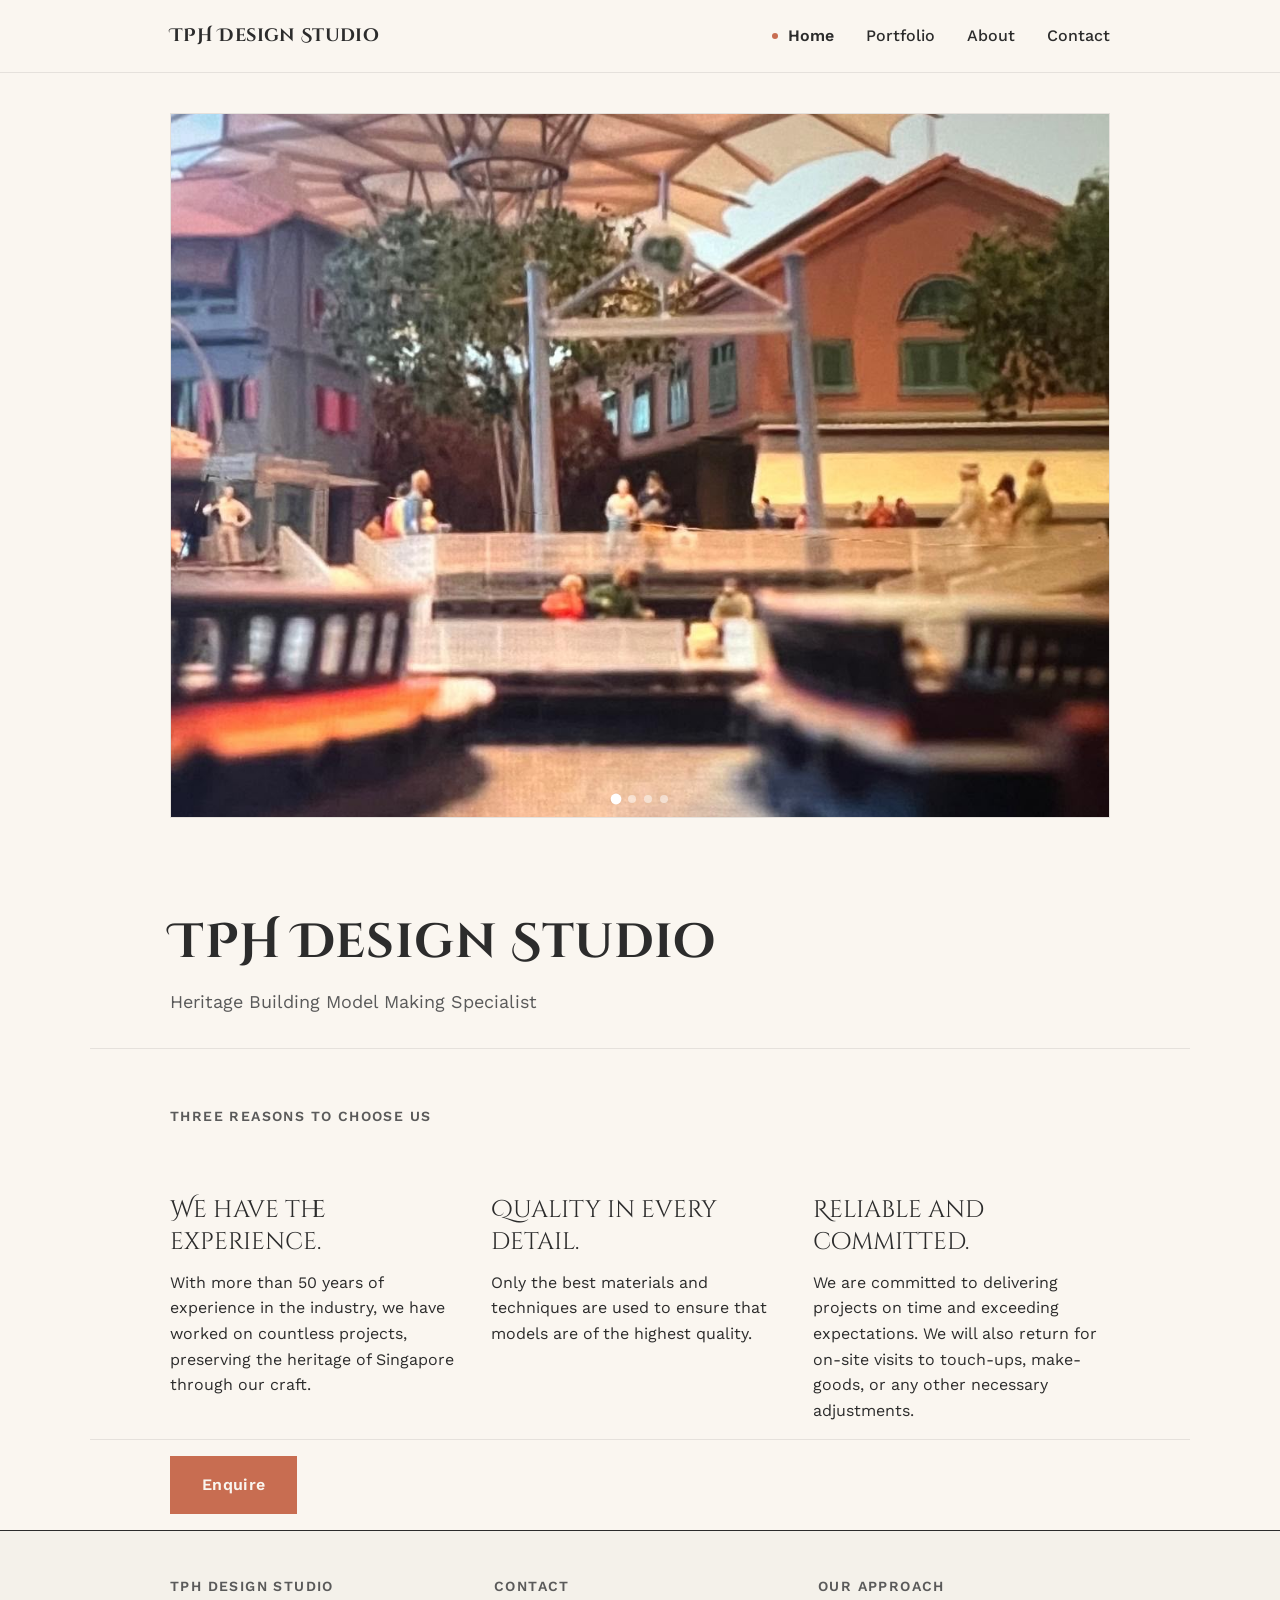
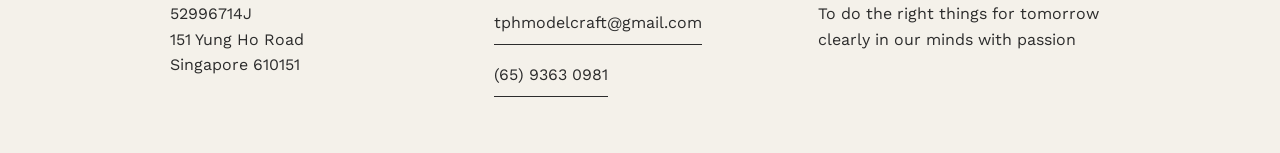
<file: index.html>
<!DOCTYPE html>
<html lang="en">

<head>
  <meta charset="UTF-8">
  <meta name="viewport" content="width=device-width, initial-scale=1.0">
  <title>TPH Design Studio — Heritage Building Model Making Specialist</title>
  <link rel="stylesheet" href="styles.css">
</head>

<body>

  <header class="site-header">
    <div class="header-inner">
      <a href="index.html" class="logo">TPH Design Studio</a>
      <button class="nav-toggle" aria-label="Toggle navigation" aria-expanded="false" aria-controls="primary-nav">
        <span></span><span></span><span></span>
      </button>
      <nav id="primary-nav" class="primary-nav">
        <ul>
          <li><a href="index.html" class="nav-link is-active">Home</a></li>
          <li><a href="portfolio.html" class="nav-link">Portfolio</a></li>
          <li><a href="about.html" class="nav-link">About</a></li>
          <li><a href="contact.html" class="nav-link">Contact</a></li>
        </ul>
      </nav>
    </div>
  </header>

  <main>
    <section class="hero container">
      <div class="hero-media hero-carousel" id="heroCarousel">
        <img src="images/cq8.jpeg" alt="Clarke Quay" class="carousel-slide is-active">
        <img src="images/sccci1.jpeg" alt="SCCCI Model" class="carousel-slide">
        <img src="images/mbfc2.jpg" alt="Marina Bay Financial Centre model" class="carousel-slide">
        <img src="images/corals1.jpg" alt="Corals@Keppel Bay model" class="carousel-slide">
        <div class="carousel-dots" id="carouselDots">
          <button class="carousel-dot is-active" aria-label="Slide 1"></button>
          <button class="carousel-dot" aria-label="Slide 2"></button>
          <button class="carousel-dot" aria-label="Slide 3"></button>
          <button class="carousel-dot" aria-label="Slide 4"></button>
        </div>
      </div>
      <div class="hero-content">
        <h1 class="headline-xl">TPH Design Studio</h1>
        <p class="subtitle">Heritage Building Model Making Specialist</p>
      </div>
    </section>

    <section class="reasons container">
      <p class="label-caps">Three reasons to choose us</p>
      <div class="reasons-grid">
        <article>
          <h3 class="headline-md">We have the experience.</h3>
          <p>With more than 50 years of experience in the industry, we have worked on countless projects, preserving the
            heritage of Singapore through our craft.</p>
        </article>
        <article>
          <h3 class="headline-md">Quality in every detail.</h3>
          <p>Only the best materials and techniques are used to ensure that models are of the highest quality.</p>
        </article>
        <article>
          <h3 class="headline-md">Reliable and committed.</h3>
          <p>We are committed to delivering projects on time and exceeding expectations. We will also return for on-site
            visits to touch-ups, make-goods, or any other necessary adjustments.</p>
        </article>
      </div>
    </section>

    <section class="cta-section container">
      <a href="contact.html" class="btn-primary">Enquire</a>
    </section>
  </main>

  <footer class="site-footer">
    <div class="footer-inner">
      <div class="footer-col">
        <p class="label-caps">TPH Design Studio</p>
        <p>52996714J<br>151 Yung Ho Road<br>Singapore 610151</p>
      </div>
      <div class="footer-col">
        <p class="label-caps">Contact</p>
        <p><a href="mailto:tphmodelcraft@gmail.com">tphmodelcraft@gmail.com</a></p>
        <p><a href="tel:+6593630981">(65) 9363 0981</a></p>
      </div>
      <div class="footer-col">
        <p class="label-caps">Our Approach</p>
        <p>To do the right things for tomorrow clearly in our minds with passion</p>
      </div>
    </div>
  </footer>

  <script src="nav.js"></script>
  <script>
    (function () {
      const slides = document.querySelectorAll('#heroCarousel .carousel-slide');
      const dots = document.querySelectorAll('#carouselDots .carousel-dot');
      let current = 0;
      let timer;

      function goTo(index) {
        slides[current].classList.remove('is-active');
        dots[current].classList.remove('is-active');
        current = (index + slides.length) % slides.length;
        slides[current].classList.add('is-active');
        dots[current].classList.add('is-active');
      }

      function next() { goTo(current + 1); }

      dots.forEach(function (dot, i) {
        dot.addEventListener('click', function () {
          clearInterval(timer);
          goTo(i);
          timer = setInterval(next, 4000);
        });
      });

      timer = setInterval(next, 4000);
    })();
  </script>
</body>

</html>
</file>
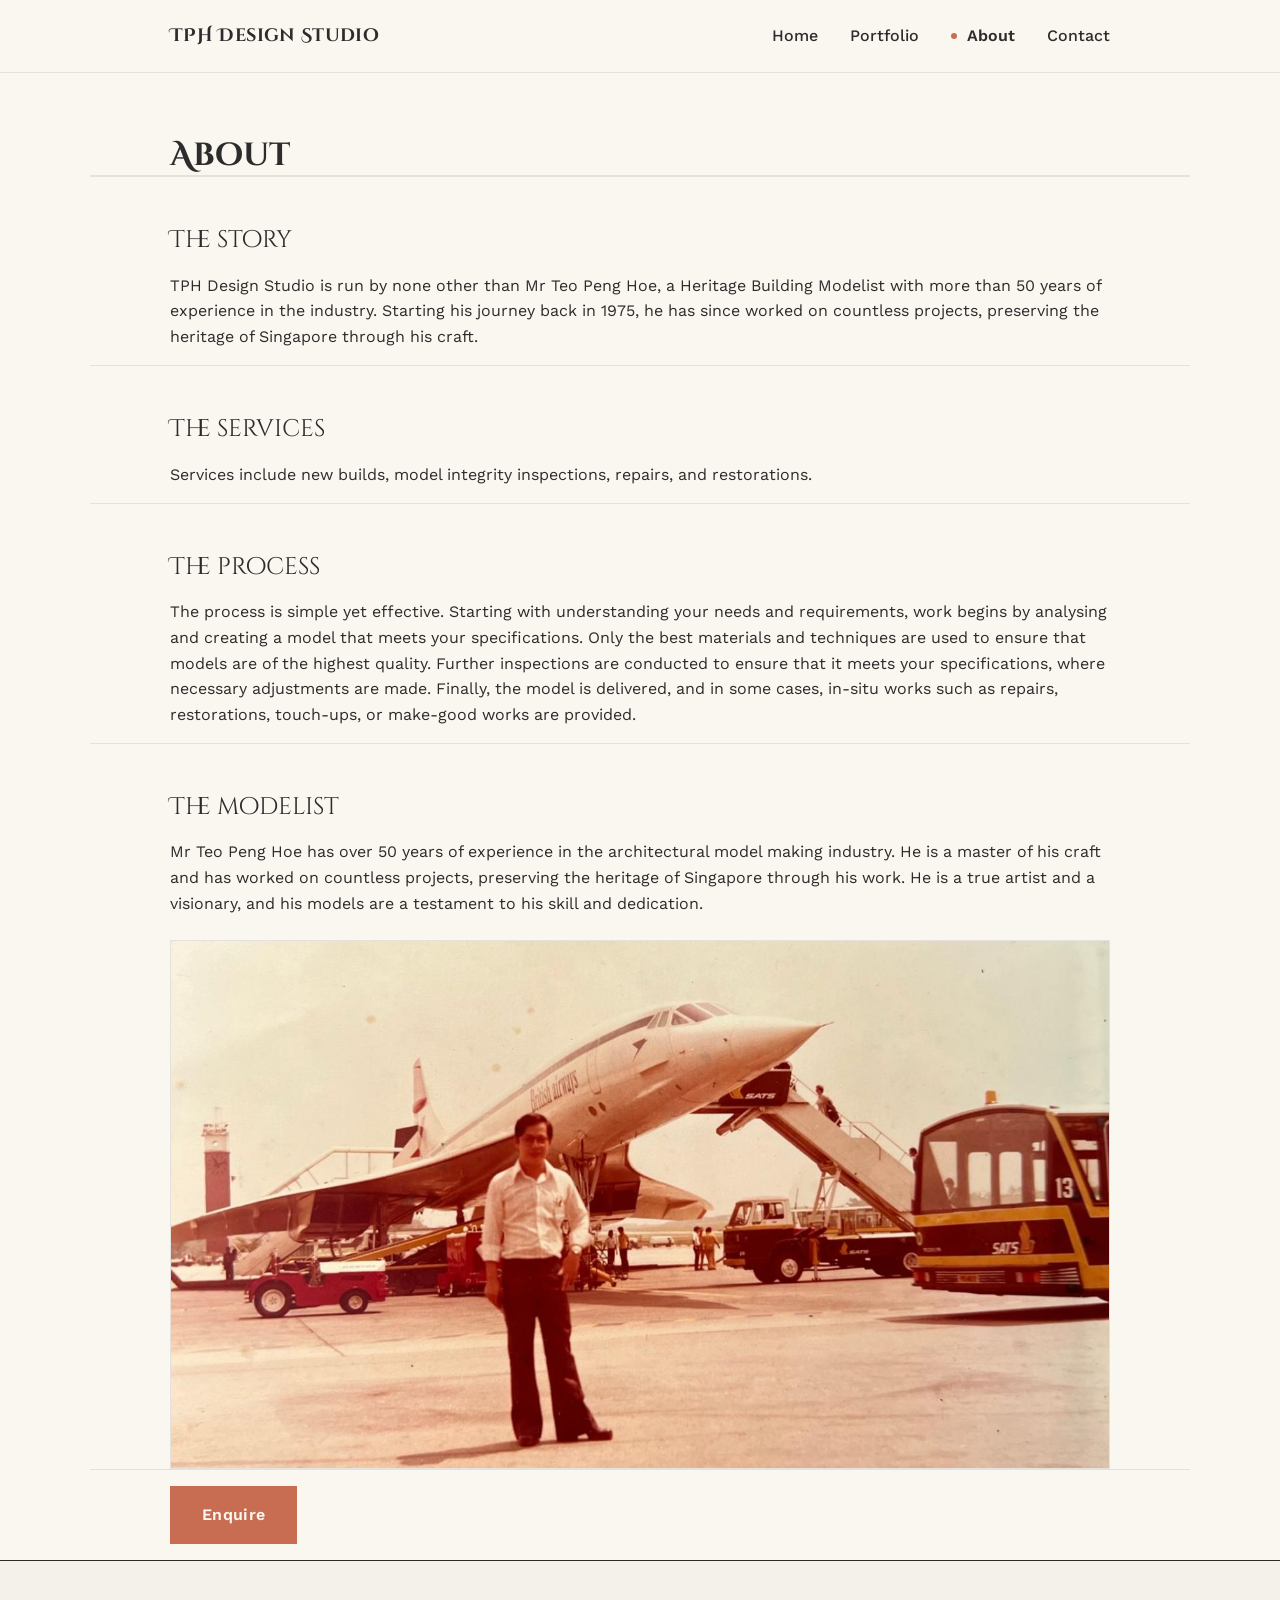
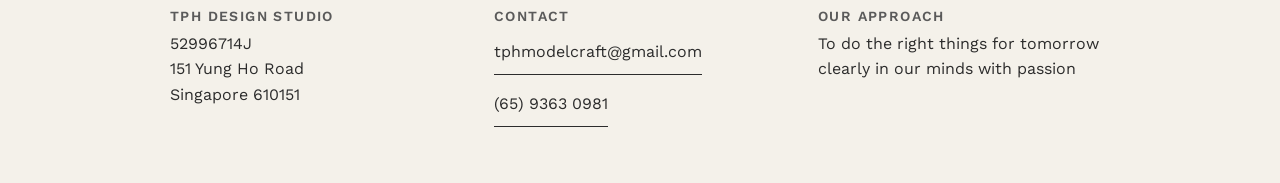
<file: about.html>
<!DOCTYPE html>
<html lang="en">

<head>
  <meta charset="UTF-8">
  <meta name="viewport" content="width=device-width, initial-scale=1.0">
  <title>About — TPH Design Studio</title>
  <link rel="stylesheet" href="styles.css">
</head>

<body>

  <header class="site-header">
    <div class="header-inner">
      <a href="index.html" class="logo">TPH Design Studio</a>
      <button class="nav-toggle" aria-label="Toggle navigation" aria-expanded="false" aria-controls="primary-nav">
        <span></span><span></span><span></span>
      </button>
      <nav id="primary-nav" class="primary-nav">
        <ul>
          <li><a href="index.html" class="nav-link">Home</a></li>
          <li><a href="portfolio.html" class="nav-link">Portfolio</a></li>
          <li><a href="about.html" class="nav-link is-active">About</a></li>
          <li><a href="contact.html" class="nav-link">Contact</a></li>
        </ul>
      </nav>
    </div>
  </header>

  <main>
    <section class="page-header container">
      <h1 class="headline-lg">About</h1>
    </section>

    <section class="about-section container">
      <h2 class="headline-md">The story</h2>
      <p>TPH Design Studio is run by none other than Mr Teo Peng Hoe, a Heritage Building Modelist with more than 50
        years of experience in the industry. Starting his journey back in 1975, he has since worked on countless
        projects, preserving the heritage of Singapore through his craft.</p>
    </section>

    <section class="about-section container">
      <h2 class="headline-md">The services</h2>
      <p>Services include new builds, model integrity inspections, repairs, and restorations.</p>
    </section>

    <section class="about-section container">
      <h2 class="headline-md">The process</h2>
      <p>The process is simple yet effective. Starting with understanding your needs and requirements, work begins by
        analysing and creating a model that meets your specifications. Only the best materials and techniques are used
        to ensure that models are of the highest quality. Further inspections are conducted to ensure that it meets your
        specifications, where necessary adjustments are made. Finally, the model is delivered, and in some cases,
        in-situ works such as repairs, restorations, touch-ups, or make-good works are provided.</p>
    </section>

    <section class="about-section container">
      <h2 class="headline-md">The modelist</h2>
      <p>Mr Teo Peng Hoe has over 50 years of experience in the architectural model making industry. He is a master of
        his craft and has worked on countless projects, preserving the heritage of Singapore through his work. He is a
        true artist and a visionary, and his models are a testament to his skill and dedication.</p>
      <div class="about-modelist-media">
        <img src="images/tph1.jpeg" alt="The Founder">
      </div>
    </section>

    <section class="cta-section container">
      <a href="contact.html" class="btn-primary">Enquire</a>
    </section>
  </main>

  <footer class="site-footer">
    <div class="footer-inner">
      <div class="footer-col">
        <p class="label-caps">TPH Design Studio</p>
        <p>52996714J<br>151 Yung Ho Road<br>Singapore 610151</p>
      </div>
      <div class="footer-col">
        <p class="label-caps">Contact</p>
        <p><a href="mailto:tphmodelcraft@gmail.com">tphmodelcraft@gmail.com</a></p>
        <p><a href="tel:+6593630981">(65) 9363 0981</a></p>
      </div>
      <div class="footer-col">
        <p class="label-caps">Our Approach</p>
        <p>To do the right things for tomorrow clearly in our minds with passion</p>
      </div>
    </div>
  </footer>

  <script src="nav.js"></script>
</body>

</html>
</file>
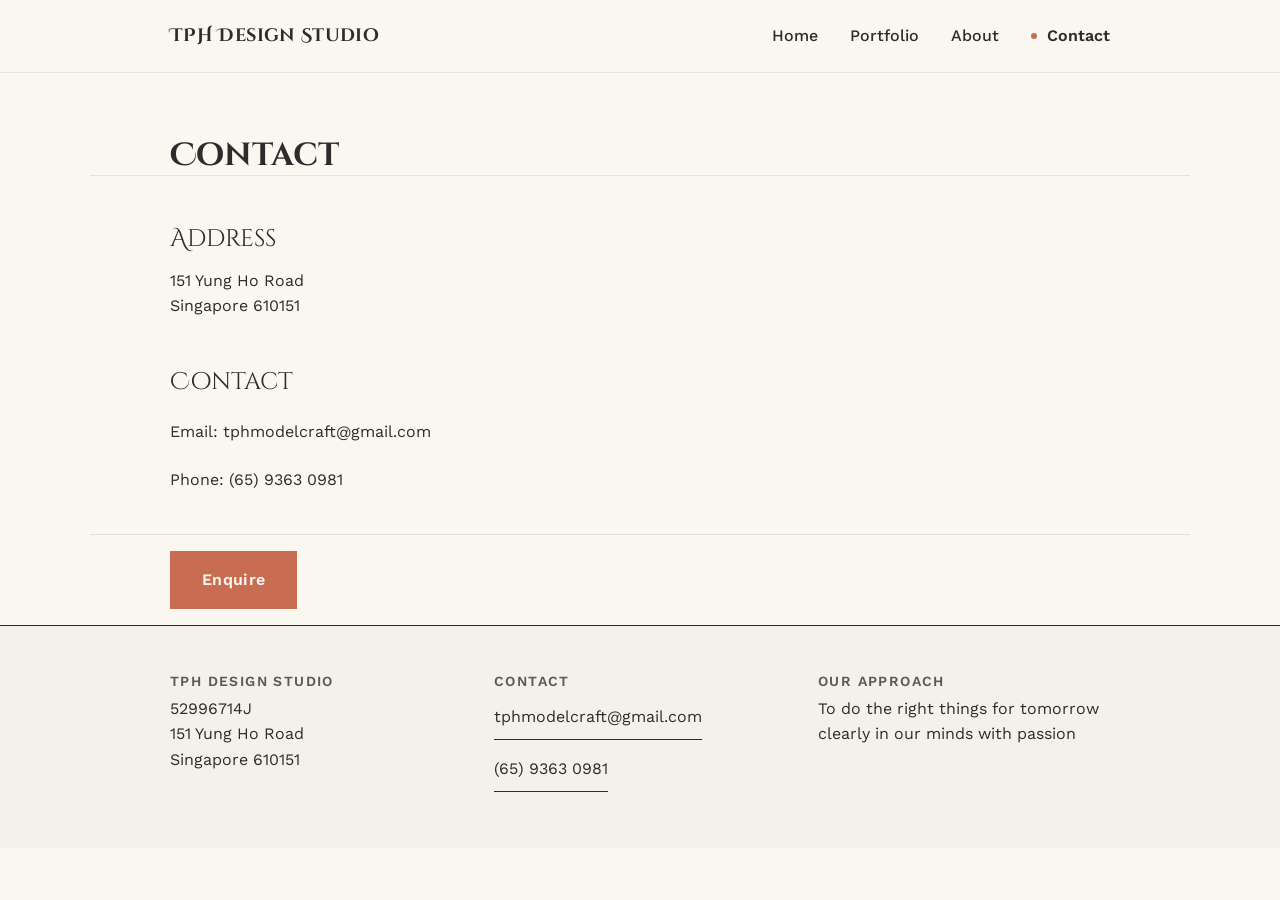
<file: contact.html>
<!DOCTYPE html>
<html lang="en">

<head>
  <meta charset="UTF-8">
  <meta name="viewport" content="width=device-width, initial-scale=1.0">
  <title>Contact — TPH Design Studio</title>
  <link rel="stylesheet" href="styles.css">
</head>

<body>

  <header class="site-header">
    <div class="header-inner">
      <a href="index.html" class="logo">TPH Design Studio</a>
      <button class="nav-toggle" aria-label="Toggle navigation" aria-expanded="false" aria-controls="primary-nav">
        <span></span><span></span><span></span>
      </button>
      <nav id="primary-nav" class="primary-nav">
        <ul>
          <li><a href="index.html" class="nav-link">Home</a></li>
          <li><a href="portfolio.html" class="nav-link">Portfolio</a></li>
          <li><a href="about.html" class="nav-link">About</a></li>
          <li><a href="contact.html" class="nav-link is-active">Contact</a></li>
        </ul>
      </nav>
    </div>
  </header>

  <main>
    <section class="page-header container">
      <h1 class="headline-lg">Contact</h1>
    </section>

    <section class="container">
      <div class="contact-block">
        <h2 class="headline-md">Address</h2>
        <p>151 Yung Ho Road<br>Singapore 610151</p>
      </div>

      <div class="contact-block">
        <h2 class="headline-md">Contact</h2>
        <ul class="contact-list">
          <li><a href="mailto:tphmodelcraft@gmail.com">Email: tphmodelcraft@gmail.com</a></li>
          <li><a href="tel:+6593630981">Phone: (65) 9363 0981</a></li>
        </ul>
      </div>
    </section>

    <section class="cta-section container">
      <a href="mailto:tphmodelcraft@gmail.com" class="btn-primary">Enquire</a>
    </section>
  </main>

  <footer class="site-footer">
    <div class="footer-inner">
      <div class="footer-col">
        <p class="label-caps">TPH Design Studio</p>
        <p>52996714J<br>151 Yung Ho Road<br>Singapore 610151</p>
      </div>
      <div class="footer-col">
        <p class="label-caps">Contact</p>
        <p><a href="mailto:tphmodelcraft@gmail.com">tphmodelcraft@gmail.com</a></p>
        <p><a href="tel:+6593630981">(65) 9363 0981</a></p>
      </div>
      <div class="footer-col">
        <p class="label-caps">Our Approach</p>
        <p>To do the right things for tomorrow clearly in our minds with passion</p>
      </div>
    </div>
  </footer>

  <script src="nav.js"></script>
</body>

</html>
</file>
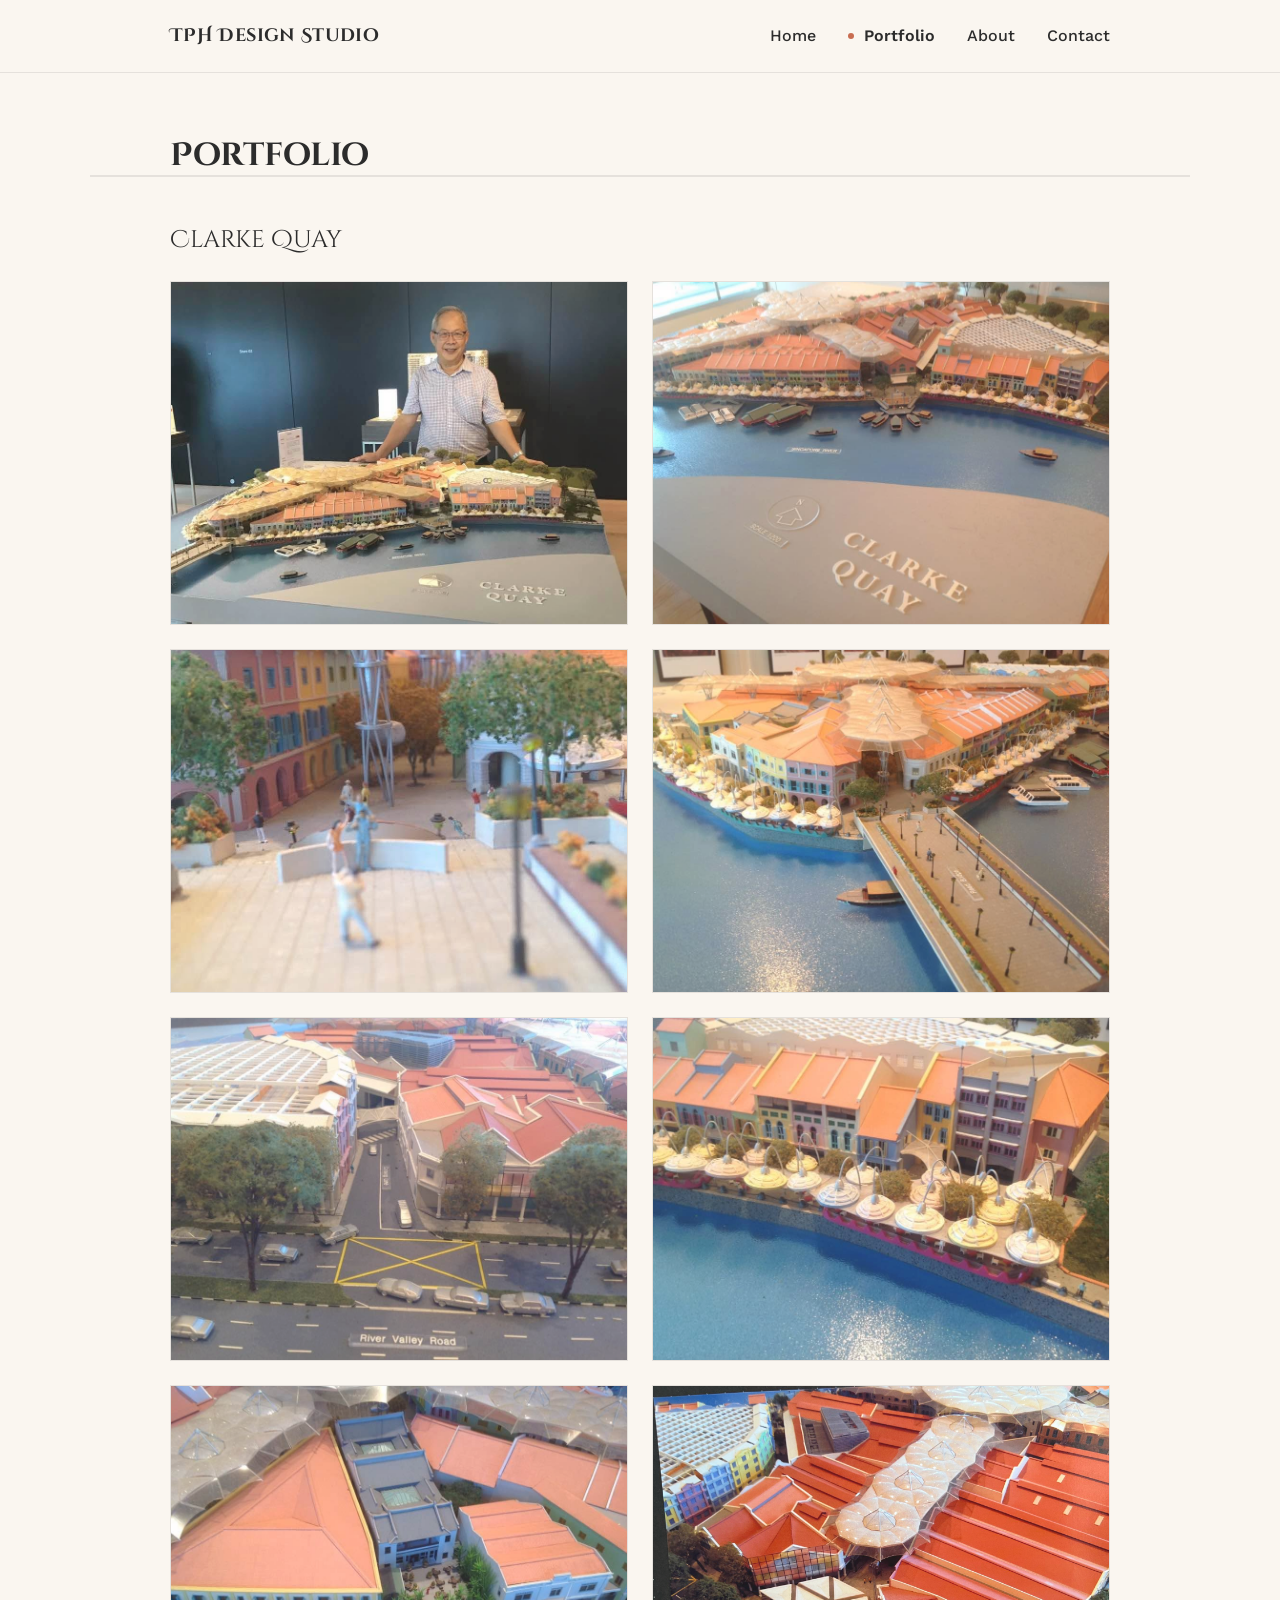
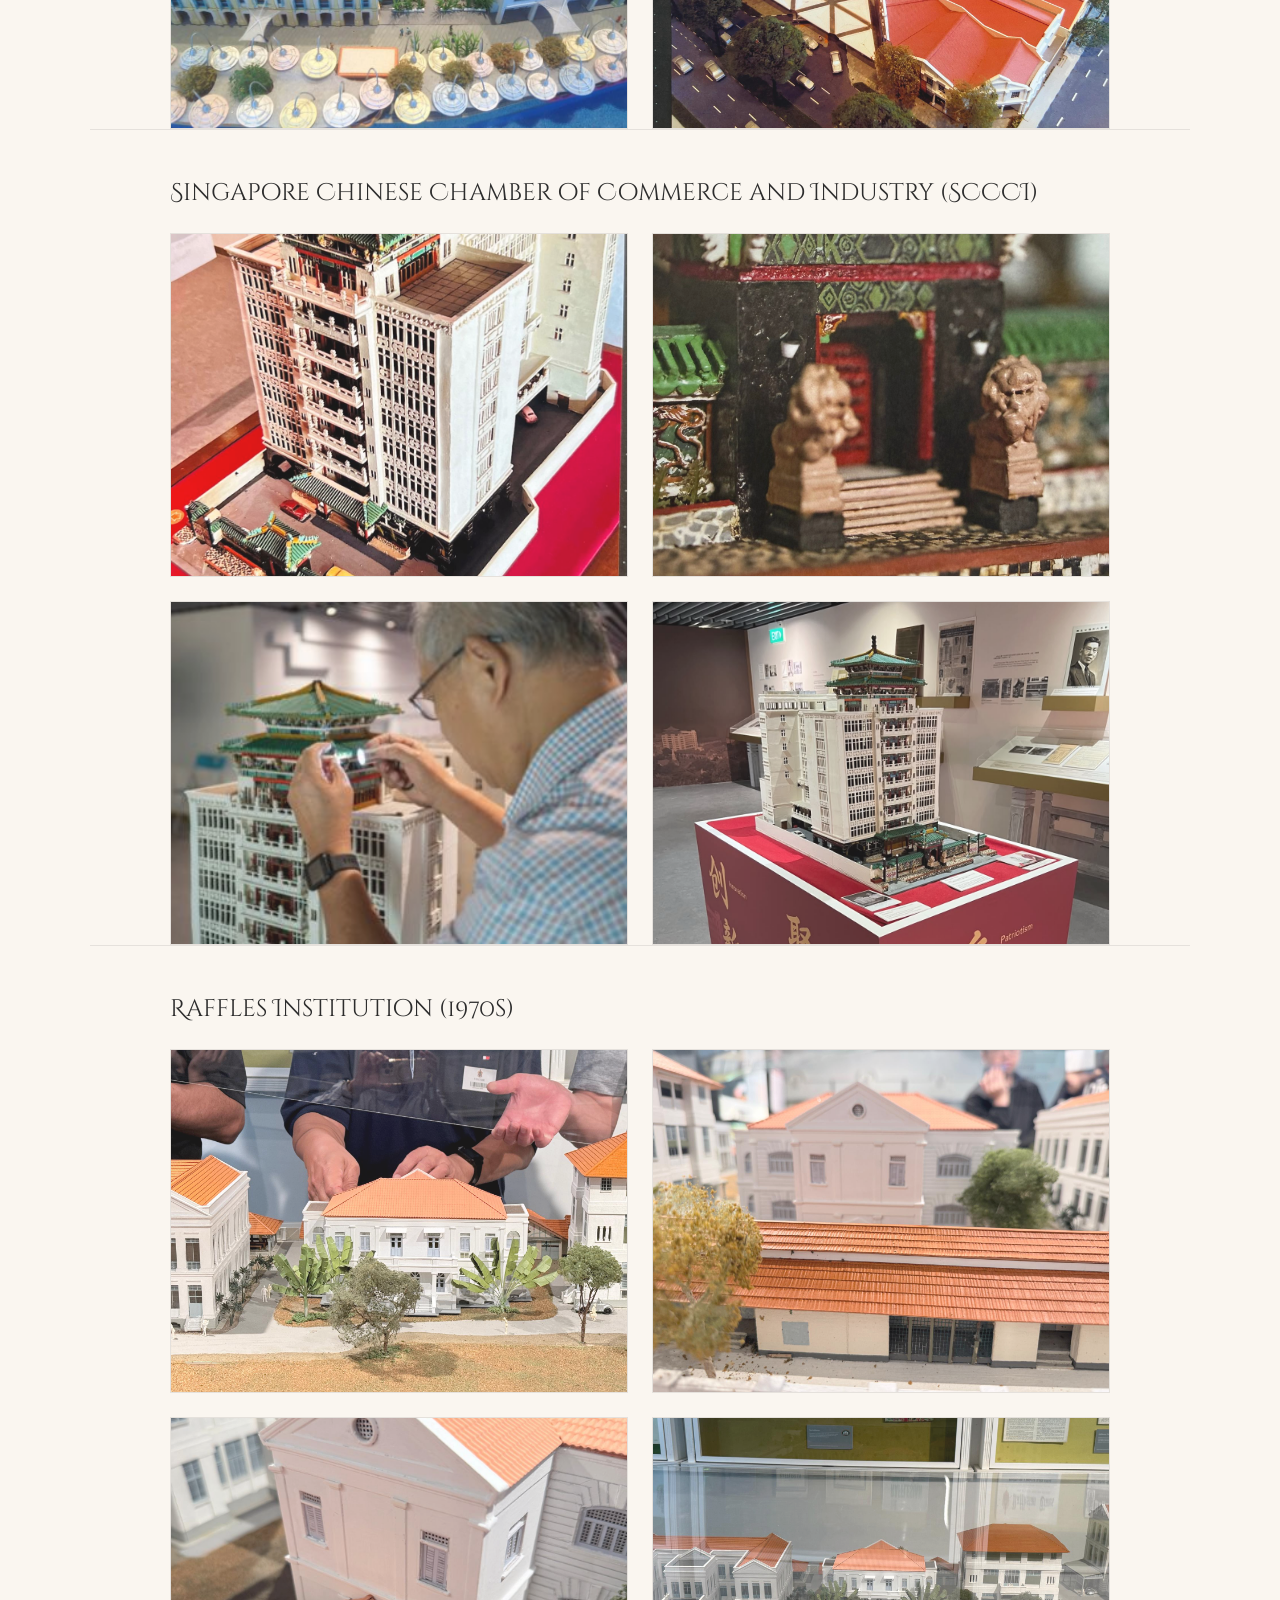
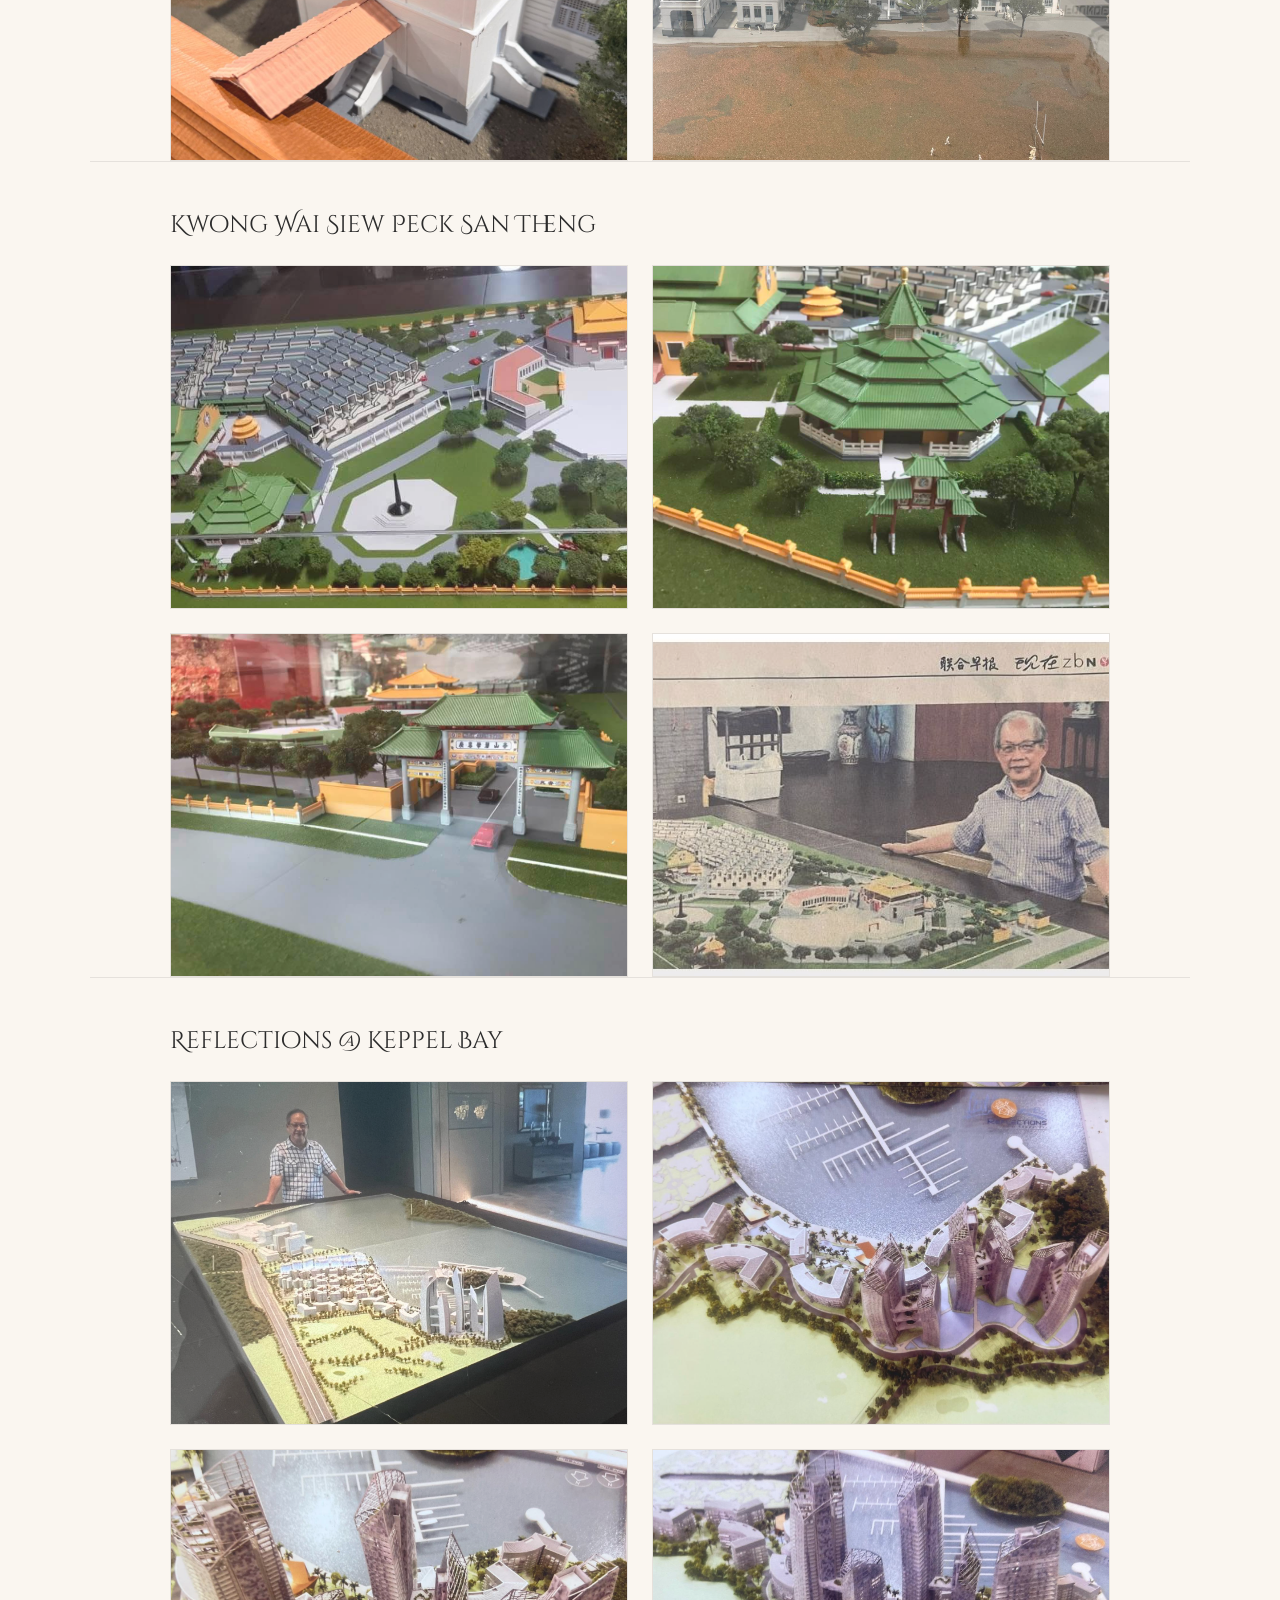
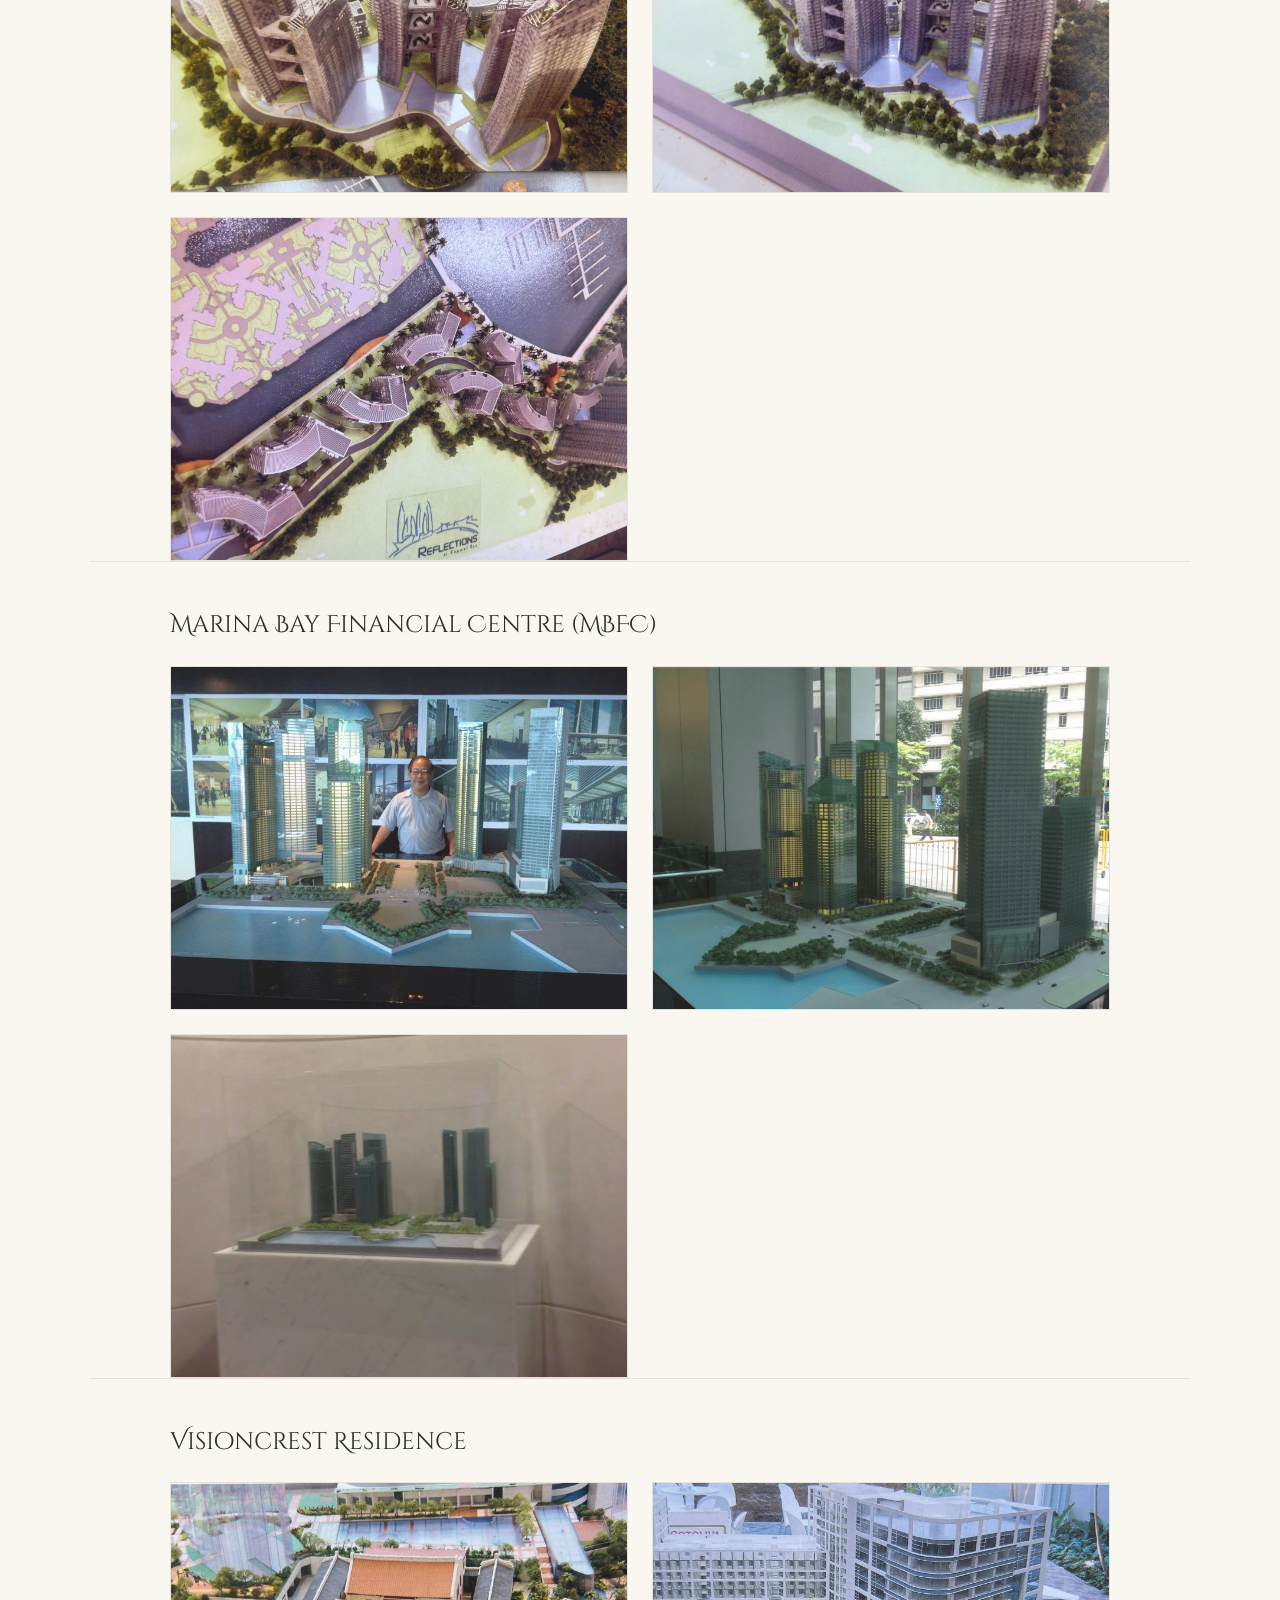
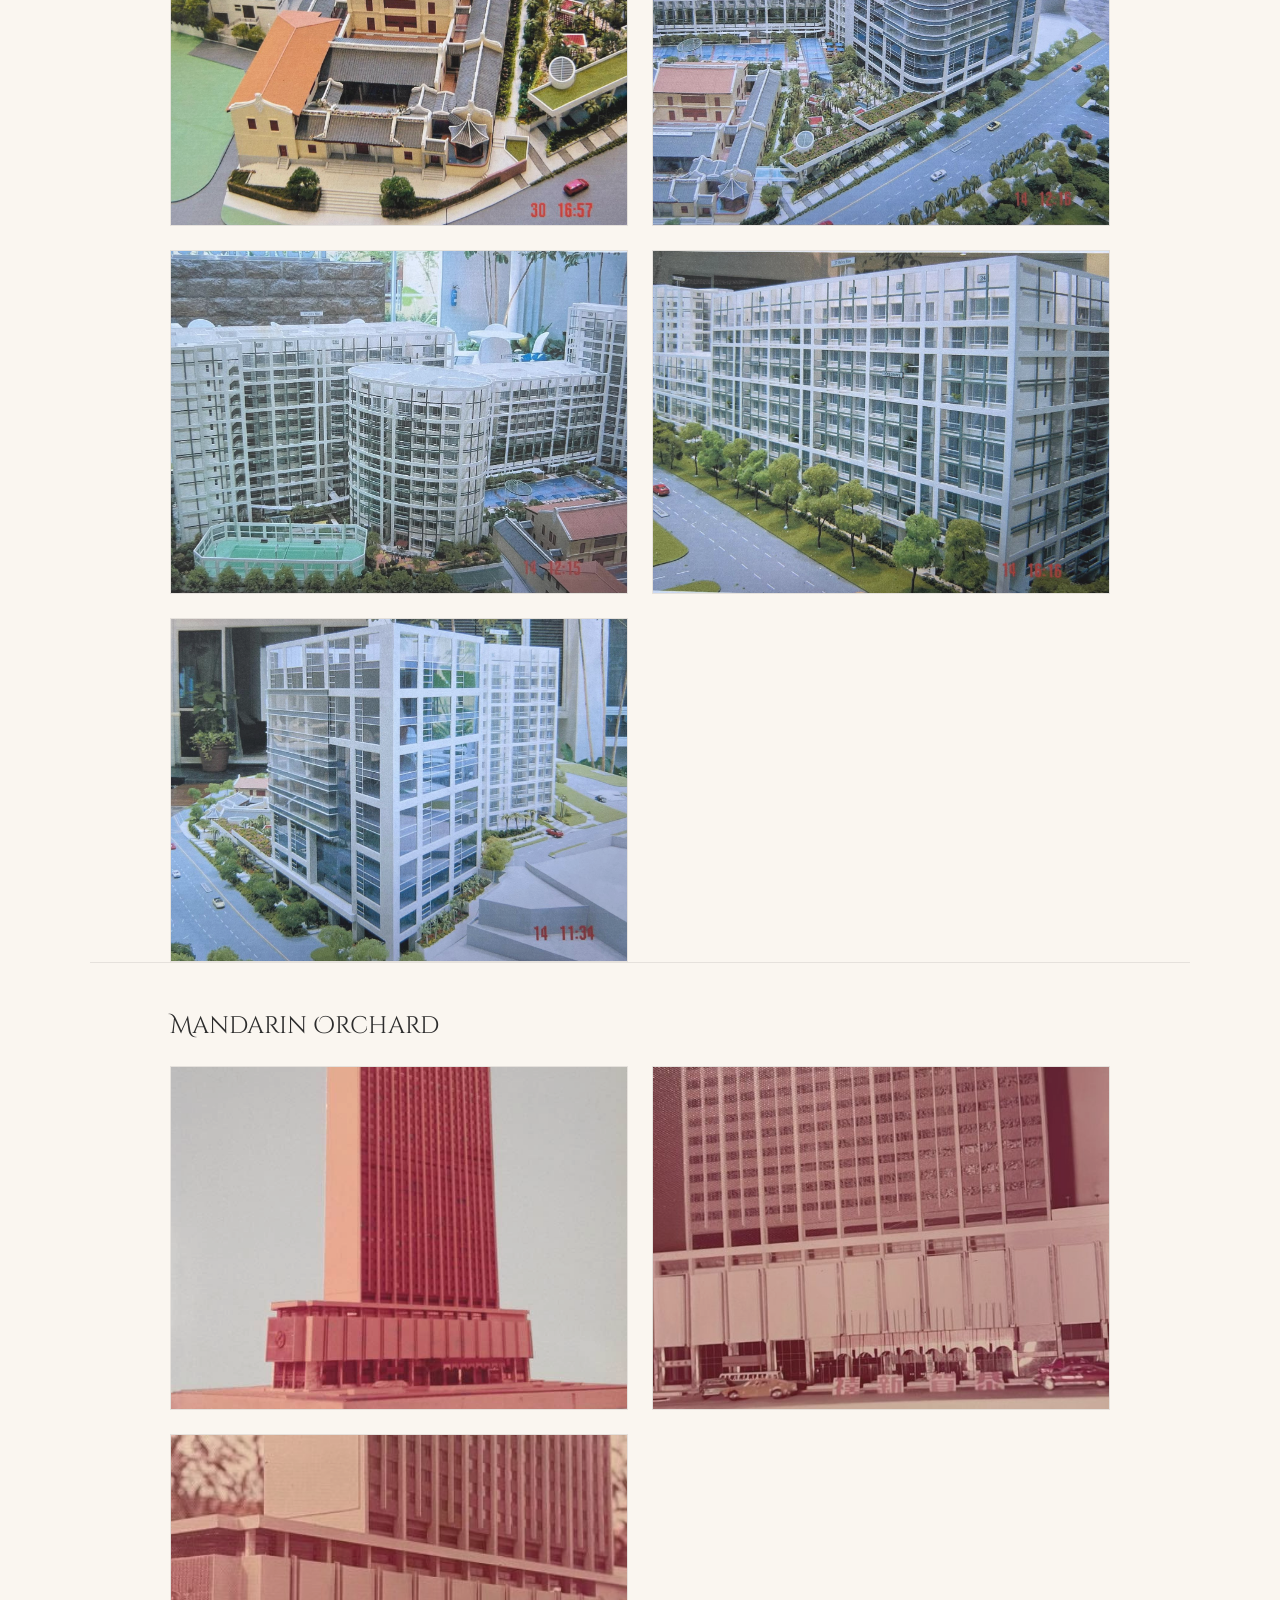
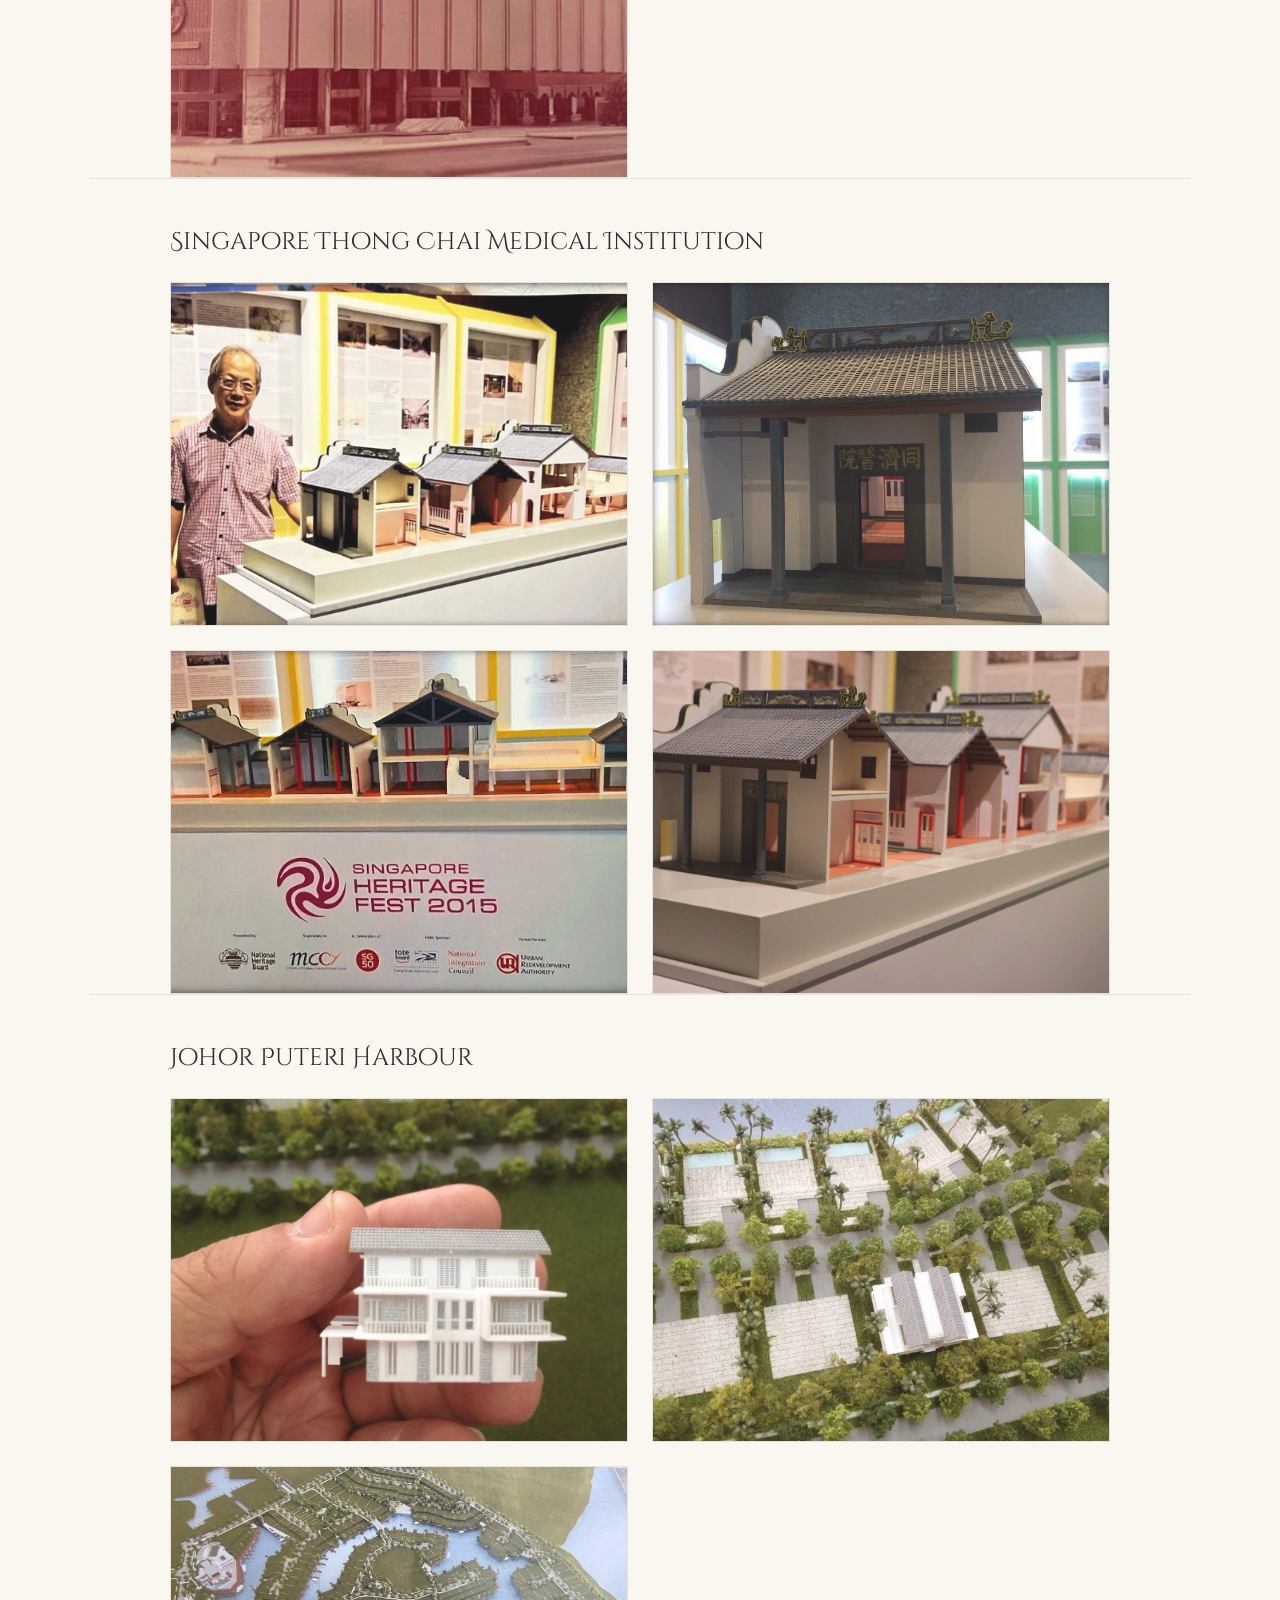
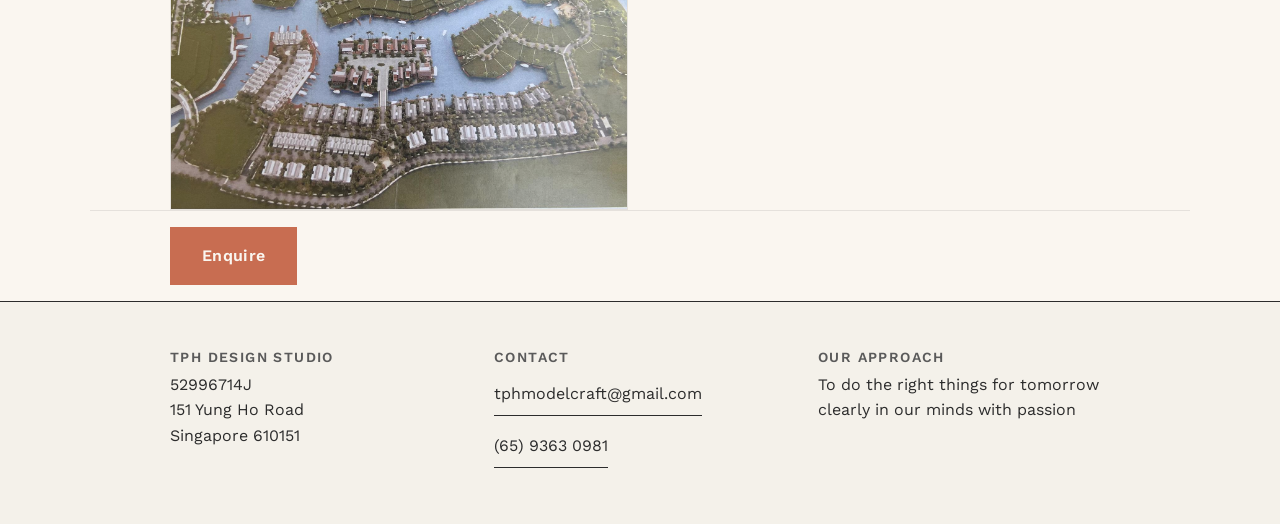
<file: portfolio.html>
<!DOCTYPE html>
<html lang="en">

<head>
  <meta charset="UTF-8">
  <meta name="viewport" content="width=device-width, initial-scale=1.0">
  <title>Portfolio — TPH Design Studio</title>
  <link rel="stylesheet" href="styles.css">
</head>

<body>

  <header class="site-header">
    <div class="header-inner">
      <a href="index.html" class="logo">TPH Design Studio</a>
      <button class="nav-toggle" aria-label="Toggle navigation" aria-expanded="false" aria-controls="primary-nav">
        <span></span><span></span><span></span>
      </button>
      <nav id="primary-nav" class="primary-nav">
        <ul>
          <li><a href="index.html" class="nav-link">Home</a></li>
          <li><a href="portfolio.html" class="nav-link is-active">Portfolio</a></li>
          <li><a href="about.html" class="nav-link">About</a></li>
          <li><a href="contact.html" class="nav-link">Contact</a></li>
        </ul>
      </nav>
    </div>
  </header>

  <main>
    <section class="page-header container">
      <h1 class="headline-lg">Portfolio</h1>
    </section>

    <section class="portfolio-group container">
      <h2 class="headline-md">Clarke Quay</h2>
      <div class="portfolio-grid">
        <figure class="portfolio-card"><img src="images/cq1.jpg" alt="alt text"></figure>
        <figure class="portfolio-card"><img src="images/cq2.jpg" alt="alt text"></figure>
        <figure class="portfolio-card"><img src="images/cq3.jpg" alt="alt text"></figure>
        <figure class="portfolio-card"><img src="images/cq4.jpg" alt="alt text"></figure>
        <figure class="portfolio-card"><img src="images/cq5.jpg" alt="alt text"></figure>
        <figure class="portfolio-card"><img src="images/cq6.jpg" alt="alt text"></figure>
        <figure class="portfolio-card"><img src="images/cq7.jpg" alt="alt text"></figure>
        <figure class="portfolio-card"><img src="images/cq9.jpeg" alt="alt text"></figure>
      </div>
    </section>

    <section class="portfolio-group container">
      <h2 class="headline-md">Singapore Chinese Chamber of Commerce and Industry (SCCCI)</h2>
      <div class="portfolio-grid">
        <figure class="portfolio-card"><img src="images/sccci1.jpeg" alt="alt text"></figure>
        <figure class="portfolio-card"><img src="images/sccci6.jpeg" alt="alt text"></figure>
        <figure class="portfolio-card"><img src="images/sccci3.jpeg" alt="alt text"></figure>
        <figure class="portfolio-card"><img src="images/sccci5.jpeg" alt="alt text"></figure>
      </div>
    </section>

    <section class="portfolio-group container">
      <h2 class="headline-md">Raffles Institution (1970s)</h2>
      <div class="portfolio-grid">
        <figure class="portfolio-card"><img src="images/ri6.jpeg" alt="alt text"></figure>
        <figure class="portfolio-card"><img src="images/ri5.jpeg" alt="alt text"></figure>
        <figure class="portfolio-card"><img src="images/ri3.jpeg" alt="alt text"></figure>
        <figure class="portfolio-card"><img src="images/ri1.jpeg" alt="alt text"></figure>
      </div>
    </section>

    <section class="portfolio-group container">
      <h2 class="headline-md">Kwong Wai Siew Peck San Theng</h2>
      <div class="portfolio-grid">
        <figure class="portfolio-card"><img src="images/pst1.jpg" alt="alt text"></figure>
        <figure class="portfolio-card"><img src="images/pst2.jpg" alt="alt text"></figure>
        <figure class="portfolio-card"><img src="images/pst3.jpg" alt="alt text"></figure>
        <figure class="portfolio-card"><img src="images/pst4.jpeg" alt="alt text"></figure>
      </div>
    </section>

    <section class="portfolio-group container">
      <h2 class="headline-md">Reflections @ Keppel Bay</h2>
      <div class="portfolio-grid">
        <figure class="portfolio-card"><img src="images/reflections1.jpeg" alt="alt text"></figure>
        <figure class="portfolio-card"><img src="images/reflections2.jpeg" alt="alt text"></figure>
        <figure class="portfolio-card"><img src="images/reflections3.jpeg" alt="alt text"></figure>
        <figure class="portfolio-card"><img src="images/reflections4.jpeg" alt="alt text"></figure>
        <figure class="portfolio-card"><img src="images/reflections5.jpeg" alt="alt text"></figure>
      </div>
    </section>

    <section class="portfolio-group container">
      <h2 class="headline-md">Marina Bay Financial Centre (MBFC)</h2>
      <div class="portfolio-grid">
        <figure class="portfolio-card"><img src="images/mbfc1.jpg" alt="alt text"></figure>
        <figure class="portfolio-card"><img src="images/mbfc2.jpg" alt="alt text"></figure>
        <figure class="portfolio-card"><img src="images/mbfc3.jpeg" alt="alt text"></figure>
      </div>
    </section>

    <section class="portfolio-group container">
      <h2 class="headline-md">Visioncrest Residence</h2>
      <div class="portfolio-grid">
        <figure class="portfolio-card"><img src="images/vc1.jpeg" alt="alt text"></figure>
        <figure class="portfolio-card"><img src="images/vc2.jpeg" alt="alt text"></figure>
        <figure class="portfolio-card"><img src="images/vc3.jpeg" alt="alt text"></figure>
        <figure class="portfolio-card"><img src="images/vc4.jpeg" alt="alt text"></figure>
        <figure class="portfolio-card"><img src="images/vc5.jpeg" alt="alt text"></figure>
      </div>
    </section>

    <section class="portfolio-group container">
      <h2 class="headline-md">Mandarin Orchard</h2>
      <div class="portfolio-grid">
        <figure class="portfolio-card"><img src="images/om1.jpg" alt="alt text"></figure>
        <figure class="portfolio-card"><img src="images/om2.jpeg" alt="alt text"></figure>
        <figure class="portfolio-card"><img src="images/om3.jpeg" alt="alt text"></figure>
      </div>
    </section>

    <section class="portfolio-group container">
      <h2 class="headline-md">Singapore Thong Chai Medical Institution</h2>
      <div class="portfolio-grid">
        <figure class="portfolio-card"><img src="images/tcmh1.jpeg" alt="alt text"></figure>
        <figure class="portfolio-card"><img src="images/tcmh2.jpeg" alt="alt text"></figure>
        <figure class="portfolio-card"><img src="images/tcmh3.jpeg" alt="alt text"></figure>
        <figure class="portfolio-card"><img src="images/tcmh4.jpg" alt="alt text"></figure>
      </div>
    </section>

    <section class="portfolio-group container">
      <h2 class="headline-md">Johor Puteri Harbour</h2>
      <div class="portfolio-grid">
        <figure class="portfolio-card"><img src="images/JohorPuteriHarbour1.jpg" alt="alt text"></figure>
        <figure class="portfolio-card"><img src="images/JohorPuteriHarbour2.jpg" alt="alt text"></figure>
        <figure class="portfolio-card"><img src="images/JohorPuteriHarbour3.jpeg" alt="alt text"></figure>
      </div>
    </section>

    <section class="cta-section container">
      <a href="contact.html" class="btn-primary">Enquire</a>
    </section>
  </main>

  <footer class="site-footer">
    <div class="footer-inner">
      <div class="footer-col">
        <p class="label-caps">TPH Design Studio</p>
        <p>52996714J<br>151 Yung Ho Road<br>Singapore 610151</p>
      </div>
      <div class="footer-col">
        <p class="label-caps">Contact</p>
        <p><a href="mailto:tphmodelcraft@gmail.com">tphmodelcraft@gmail.com</a></p>
        <p><a href="tel:+6593630981">(65) 9363 0981</a></p>
      </div>
      <div class="footer-col">
        <p class="label-caps">Our Approach</p>
        <p>To do the right things for tomorrow clearly in our minds with passion</p>
      </div>
    </div>
  </footer>

  <script src="nav.js"></script>
</body>

</html>
</file>
<file: styles.css>
/* =========================================================
   TPH Design Studio — Heritage Artisan design system
   ========================================================= */

@import url('https://fonts.googleapis.com/css2?family=Cinzel+Decorative:wght@400;700&family=Work+Sans:wght@400;500;600&display=swap');

:root {
  /* Colors */
  --warm-sand: #F4F1EA;
  --terracotta: #C86D51;
  --paper-white: #FAF6F0;
  --dark-slate: #2C2C2C;
  --ink-subtle: #5A5A5A;
  --border-hairline: rgba(44, 44, 44, 0.10);

  /* Type */
  --font-display: 'Cinzel Decorative', serif;
  --font-body: 'Work Sans', sans-serif;

  /* Spacing */
  --unit: 8px;
  --margin-mobile: 24px;
  --margin-desktop: 80px;
  --gutter: 24px;
  --max-width: 1100px;
}

/* ---------- Reset ---------- */
*,
*::before,
*::after {
  box-sizing: border-box;
}

html,
body {
  margin: 0;
  padding: 0;
}

body {
  background: var(--paper-white);
  color: var(--dark-slate);
  font-family: var(--font-body);
  font-size: 16px;
  line-height: 1.6;
  -webkit-font-smoothing: antialiased;
  overflow-x: hidden;
}

img {
  max-width: 100%;
  display: block;
}

ul {
  list-style: none;
  margin: 0;
  padding: 0;
}

a {
  color: inherit;
  text-decoration: none;
}

h1,
h2,
h3 {
  margin: 0;
}

p {
  margin: 0 0 16px;
}

:focus-visible {
  outline: 2px solid var(--terracotta);
  outline-offset: 2px;
}

/* ---------- Type scale ---------- */
.headline-xl,
.headline-lg,
.headline-md {
  margin-top: 2em;
}

.headline-xl {
  font-family: var(--font-display);
  font-size: 28px;
  font-weight: 700;
  line-height: 1.2;
  letter-spacing: 0.02em;
}

.headline-lg {
  font-family: var(--font-display);
  font-size: 28px;
  font-weight: 700;
  line-height: 1.2;
}

.headline-md {
  font-family: var(--font-display);
  font-size: 22px;
  font-weight: 400;
  line-height: 1.3;
}

.body-lg {
  font-size: 18px;
  line-height: 1.6;
}

.label-caps {
  font-family: var(--font-body);
  font-size: 14px;
  font-weight: 600;
  line-height: 1.0;
  letter-spacing: 0.1em;
  text-transform: uppercase;
  color: var(--ink-subtle);
  margin: 0 0 16px;
}

@media (min-width: 768px) {
  .headline-xl {
    font-size: 48px;
  }

  .headline-lg {
    font-size: 32px;
  }

  .headline-md {
    font-size: 24px;
  }
}

/* ---------- Layout helpers ---------- */
.container {
  max-width: var(--max-width);
  margin: 0 auto;
  padding: 0 var(--margin-mobile);
}

@media (min-width: 768px) {
  .container {
    padding: 0 var(--margin-desktop);
  }
}

main {
  display: block;
}

section {
  padding: 56px 0;
}

@media (min-width: 768px) {
  section {
    padding: 96px 0;
  }
}

/* ---------- Header / Navigation ---------- */
.site-header {
  border-bottom: 1px solid var(--border-hairline);
  background: var(--paper-white);
  position: sticky;
  top: 0;
  z-index: 20;
}

.header-inner {
  max-width: var(--max-width);
  margin: 0 auto;
  padding: 0 var(--margin-mobile);
  min-height: 72px;
  display: flex;
  align-items: center;
  justify-content: space-between;
}

@media (min-width: 768px) {
  .header-inner {
    padding: 0 var(--margin-desktop);
  }
}

.logo {
  font-family: var(--font-display);
  font-size: 18px;
  font-weight: 700;
  letter-spacing: 0.02em;
  display: inline-flex;
  align-items: center;
  min-height: 44px;
}

/* Nav toggle (mobile) */
.nav-toggle {
  display: inline-flex;
  flex-direction: column;
  justify-content: center;
  align-items: flex-end;
  gap: 5px;
  width: 44px;
  height: 44px;
  background: transparent;
  border: none;
  cursor: pointer;
  padding: 0;
}

.nav-toggle span {
  display: block;
  width: 26px;
  height: 2px;
  background: var(--dark-slate);
  transition: transform 0.2s ease, opacity 0.2s ease, width 0.2s ease;
}

.nav-toggle[aria-expanded="true"] span:nth-child(1) {
  transform: translateY(7px) rotate(45deg);
}

.nav-toggle[aria-expanded="true"] span:nth-child(2) {
  opacity: 0;
}

.nav-toggle[aria-expanded="true"] span:nth-child(3) {
  transform: translateY(-7px) rotate(-45deg);
}

.primary-nav {
  display: none;
  width: 100%;
}

.primary-nav.is-open {
  display: block;
  position: absolute;
  top: 72px;
  left: 0;
  right: 0;
  background: var(--paper-white);
  border-bottom: 1px solid var(--border-hairline);
  padding: 8px var(--margin-mobile) 24px;
}

.primary-nav ul {
  display: flex;
  flex-direction: column;
}

.nav-link {
  font-family: var(--font-body);
  font-size: 16px;
  font-weight: 500;
  display: flex;
  align-items: center;
  min-height: 44px;
  border-bottom: 1px solid var(--border-hairline);
  position: relative;
}

.primary-nav ul li:last-child .nav-link {
  border-bottom: none;
}

.nav-link.is-active {
  font-weight: 600;
}

.nav-link.is-active::before {
  content: '';
  display: inline-block;
  width: 6px;
  height: 6px;
  background: var(--terracotta);
  border-radius: 50%;
  margin-right: 10px;
}

@media (min-width: 768px) {
  .nav-toggle {
    display: none;
  }

  .primary-nav {
    display: block;
    width: auto;
    position: static;
    background: none;
    border: none;
    padding: 0;
  }

  .primary-nav ul {
    flex-direction: row;
    gap: 32px;
  }

  .nav-link {
    border-bottom: none;
    min-height: 44px;
  }
}

/* ---------- Buttons & links ---------- */
.btn-primary {
  display: inline-flex;
  align-items: center;
  justify-content: center;
  min-height: 44px;
  background: var(--terracotta);
  color: var(--paper-white);
  font-family: var(--font-body);
  font-size: 16px;
  font-weight: 600;
  letter-spacing: 0.02em;
  padding: 16px 32px;
  border: none;
  border-radius: 0;
  cursor: pointer;
}

.btn-primary:hover {
  background: #b45f45;
}

.link-secondary {
  display: inline-flex;
  align-items: center;
  min-height: 44px;
  color: var(--dark-slate);
  border-bottom: 1px solid var(--dark-slate);
  font-family: var(--font-body);
  font-size: 16px;
}

/* ---------- Hero (Home) ---------- */
.hero {
  padding-top: 40px;
}

.hero-media {
  aspect-ratio: 4 / 3;
  overflow: hidden;
  border: 1px solid var(--border-hairline);
  margin-bottom: 40px;
}

/* Carousel: stack slides and crossfade */
.hero-carousel {
  position: relative;
}

.hero-media img,
.carousel-slide {
  position: absolute;
  inset: 0;
  width: 100%;
  height: 100%;
  object-fit: cover;
  opacity: 0;
  transition: opacity 0.9s ease;
}

@keyframes carouselZoom {
  from {
    transform: scale(1);
  }

  to {
    transform: scale(1.20);
  }
}

.carousel-slide.is-active {
  opacity: 1;
  position: relative;
  /* keeps the container height */
  animation: carouselZoom 4.8s ease-out forwards;
}


/* Dot indicators */
.carousel-dots {
  position: absolute;
  bottom: 14px;
  left: 50%;
  transform: translateX(-50%);
  display: flex;
  gap: 8px;
  z-index: 10;
}

.carousel-dot {
  width: 8px;
  height: 8px;
  border-radius: 50%;
  border: none;
  background: rgba(255, 255, 255, 0.5);
  cursor: pointer;
  padding: 0;
  transition: background 0.3s ease, transform 0.3s ease;
}

.carousel-dot.is-active {
  background: #fff;
  transform: scale(1.35);
}


.hero-content .headline-xl {
  margin-bottom: 16px;
}

.hero-content .subtitle {
  font-size: 18px;
  color: var(--ink-subtle);
  margin-bottom: 32px;
}

/* ---------- Reasons (Home) ---------- */
.reasons {
  border-top: 1px solid var(--border-hairline);
  padding-top: 80px;
}

@media (min-width: 768px) {
  .reasons {
    padding-top: 60px;
  }
}

.reasons-grid {
  display: grid;
  grid-template-columns: 1fr;
  gap: 40px;
  margin-top: 24px;
}

.reasons-grid article h3 {
  margin-bottom: 12px;
}

@media (min-width: 768px) {
  .reasons-grid {
    grid-template-columns: repeat(3, 1fr);
    gap: var(--gutter);
  }
}

/* ---------- Page header (About / Portfolio / Contact) ---------- */
.page-header {
  padding-bottom: 0;
  border-bottom: 1px solid var(--border-hairline);
}

/* ---------- About ---------- */
.about-section {
  border-top: 1px solid var(--border-hairline);
}

.about-section:first-of-type {
  border-top: none;
}

.about-section h2 {
  margin-bottom: 16px;
}

.about-modelist-media {
  aspect-ratio: 16 / 9;
  overflow: hidden;
  border: 1px solid var(--border-hairline);
  margin-top: 24px;
}

.about-modelist-media img {
  width: 100%;
  height: 100%;
  object-fit: cover;
}

/* ---------- Portfolio ---------- */
.portfolio-group {
  border-top: 1px solid var(--border-hairline);
}

.portfolio-group:first-of-type {
  border-top: none;
}

.portfolio-group h2 {
  margin-bottom: 24px;
}

.portfolio-grid {
  display: grid;
  grid-template-columns: 1fr;
  gap: var(--gutter);
}

@media (min-width: 600px) {
  .portfolio-grid {
    grid-template-columns: repeat(2, 1fr);
  }
}

.portfolio-card {
  margin: 0;
  border: 1px solid var(--border-hairline);
  overflow: hidden;
}

.portfolio-card img {
  width: 100%;
  aspect-ratio: 4 / 3;
  object-fit: cover;
  opacity: 0.9;
  transition: opacity 0.2s ease;
}

.portfolio-card:hover img {
  opacity: 1;
}

/* ---------- CTA section ---------- */
.cta-section {
  border-top: 1px solid var(--border-hairline);
  text-align: left;
}

.cta-section .btn-primary {
  margin-top: 16px;
  margin-bottom: 16px;
}

/* ---------- Contact ---------- */
.contact-block {
  margin-bottom: 32px;
}

.contact-block h2 {
  margin-bottom: 12px;
}

.contact-list li {
  display: block;
  margin-bottom: 4px;
}

.contact-list a {
  display: inline-flex;
  align-items: center;
  min-height: 44px;
}

/* ---------- Footer ---------- */
.site-footer {
  border-top: 1px solid var(--dark-slate);
  padding: 48px 0;
  background: var(--warm-sand);
}

.footer-inner {
  max-width: var(--max-width);
  margin: 0 auto;
  padding: 0 var(--margin-mobile);
  display: grid;
  grid-template-columns: 1fr;
  gap: 32px;
}

@media (min-width: 768px) {
  .footer-inner {
    padding: 0 var(--margin-desktop);
    grid-template-columns: repeat(3, 1fr);
  }
}

.footer-col p {
  margin: 0 0 8px;
}

.footer-col a {
  display: inline-flex;
  align-items: center;
  min-height: 44px;
  border-bottom: 1px solid var(--dark-slate);
}
</file>
